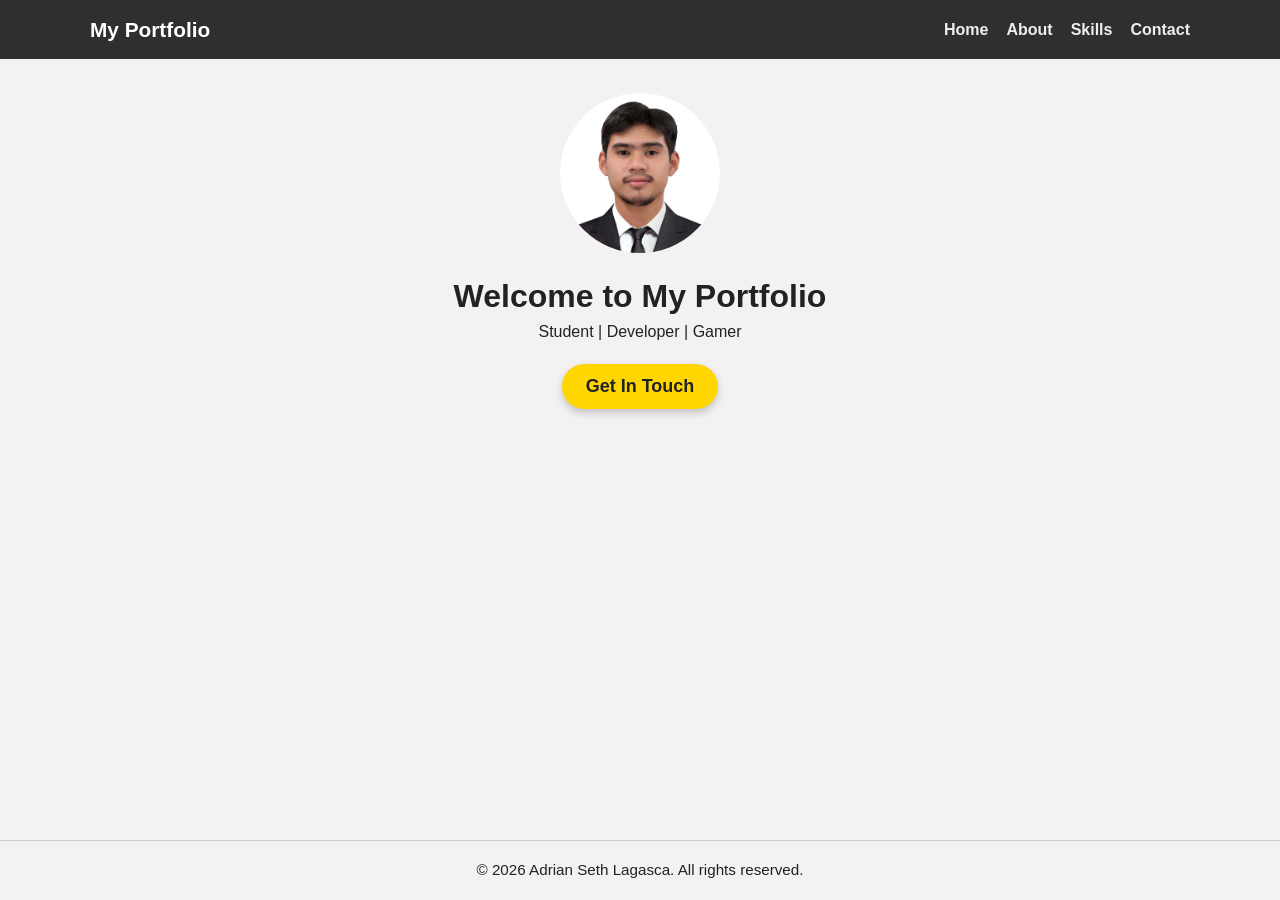
<file: index.html>
<!DOCTYPE html>
<html lang="en">
<head>
    <script src="script.js"></script>
    <meta charset="UTF-8">
    <meta name="viewport" content="width=device-width, initial-scale=1.0">
    <title>My Portfolio</title>
    <link rel="stylesheet" href="style.css">
</head>
<body>
    <div class="navbar">
        <div class="nav-container">
            <a href="index.html" class="logo">My Portfolio</a>
            <div class="nav-links">
                <a href="index.html">Home</a>
                <a href="about.html">About</a>
                <a href="skills.html">Skills</a>
                <a href="contact.html">Contact</a>
            </div>
        </div>
    </div>

    <div class="hero">
        <img src="Image/368508666_326760176652967_2173817094514040633_n.jpg" alt="Profile Picture"  class="profile-img">
        <h1>Welcome to My Portfolio</h1>
        <p>Student | Developer | Gamer</p>
        <button id="interactiveBtn" class="interactive-btn">Get In Touch</button>
    </div>

  <footer align="center">
    <p>&copy; 2026 Adrian Seth Lagasca. All rights reserved.</p>
  </footer>
</body>
</html>
</file>
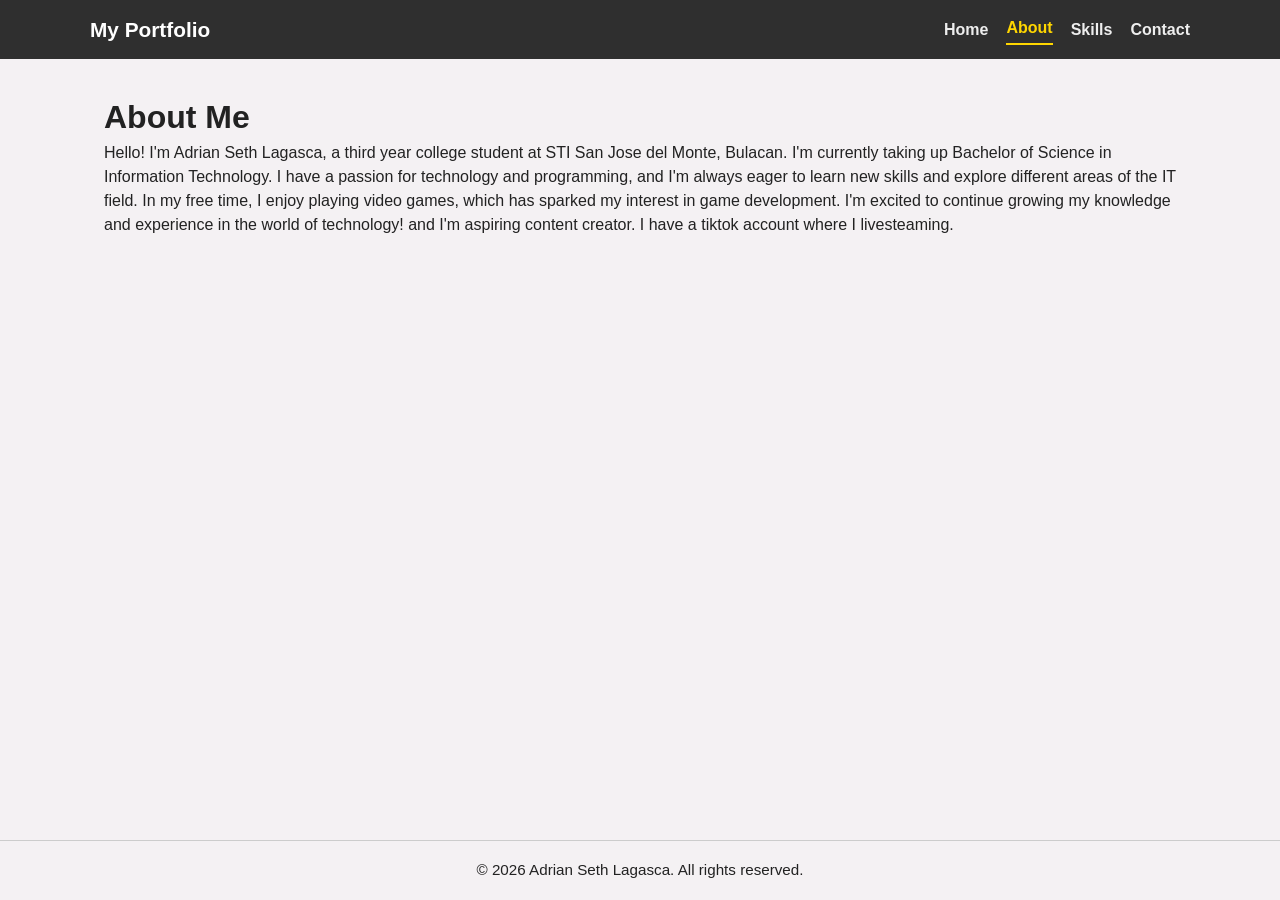
<file: about.html>
﻿<!DOCTYPE html>
<html lang="en">
<head>
    <meta charset="UTF-8">
    <meta name="viewport" content="width=device-width, initial-scale=1.0">
    <title>About</title>
    <link rel="stylesheet" href="style.css">
</head>
<body>
    <div class="navbar">
        <div class="nav-container">
            <a href="index.html" class="logo">My Portfolio</a>
            <div class="nav-links">
                <a href="index.html">Home</a>
                <a href="about.html" class="active">About</a>
                <a href="skills.html">Skills</a>
                <a href="contact.html">Contact</a>
            </div>
        </div>
    </div>

    <div class="page">
        <h1>About Me</h1>
        <p>Hello! I'm Adrian Seth Lagasca, a third year college student at STI San Jose del Monte, Bulacan.
        I'm currently taking up Bachelor of Science in Information Technology. I have a passion for technology and programming, 
        and I'm always eager to learn new skills and explore different areas of the IT field. 
        In my free time, I enjoy playing video games, which has sparked my interest in game development. 
        I'm excited to continue growing my knowledge and experience in the world of technology!
        and I'm aspiring content creator. I have a tiktok account where I livesteaming.</p>
    </div>

  <footer align="center">
    <p>&copy; 2026 Adrian Seth Lagasca. All rights reserved.</p>
  </footer>
  <script src="script.js"></script>
</body>
</html>
</file>
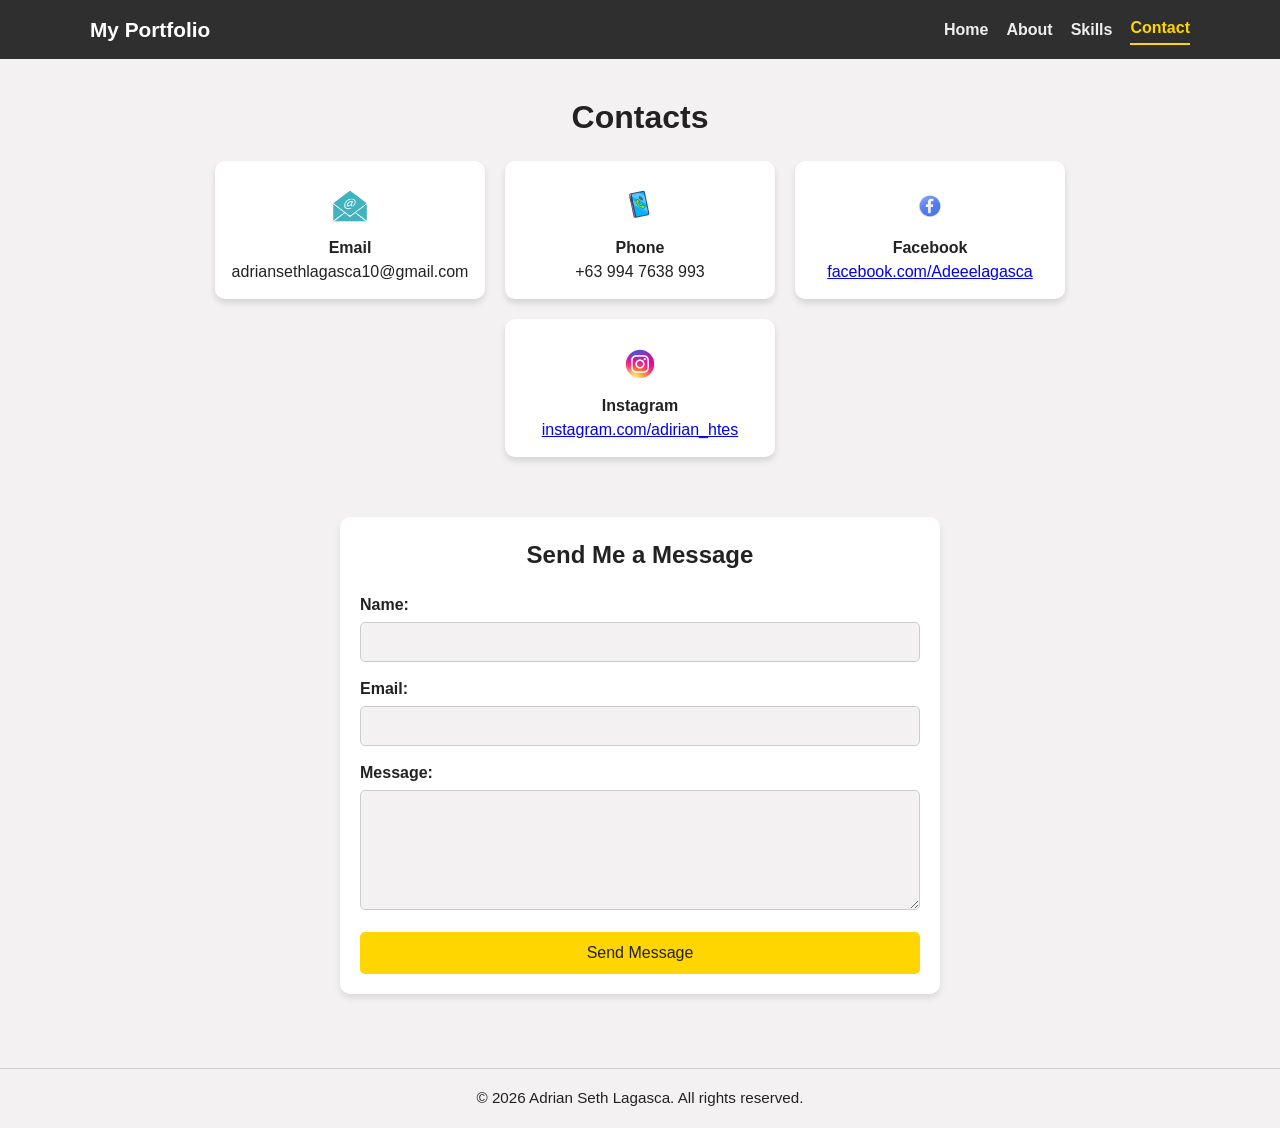
<file: contact.html>
﻿<!DOCTYPE html>
<html lang="en">
<head>
    <meta charset="UTF-8">
    <meta name="viewport" content="width=device-width, initial-scale=1.0">
    <title>Contact</title>
    <link rel="stylesheet" href="style.css">
</head>
<body>
    <div class="navbar">
        <div class="nav-container">
            <a href="index.html" class="logo">My Portfolio</a>
            <div class="nav-links">
                <a href="index.html">Home</a>
                <a href="about.html">About</a>
                <a href="skills.html">Skills</a>
                <a href="contact.html" class="active">Contact</a>
            </div>
        </div>
    </div>

    <div class="page">
        <h1 align="center">Contacts</h1>
        <div class="contacts-container">
          <article class="contact-card">
            <img src="Image/530-Photoroom.png" alt="Email Icon" width="40">
            <p><strong>Email</strong><br>adriansethlagasca10@gmail.com</p>
          </article>
          <article class="contact-card">
            <img src="Image/100646d2-54c9-4a5d-83c0-c9b372fe5b2d-Photoroom.png" alt="Phone Icon" width="40">
            <p><strong>Phone</strong><br>+63 994 7638 993</p>
          </article>
          <article class="contact-card">
            <img src="Image/social-media-logo-design.png" alt="Facebook Icon" width="40">
            <p><strong>Facebook</strong><br><a href="https://www.facebook.com/Adeeelagasca">facebook.com/Adeeelagasca</a></p>
          </article>
          <article class="contact-card">
            <img src="Image/v982-d3-04-Photoroom.png" alt="Instagram Icon" width="40">
            <p><strong>Instagram</strong><br><a href="https://www.instagram.com/adirian_htes">instagram.com/adirian_htes</a></p>
          </article>
        </div>

        <div class="contact-form">
            <h2>Send Me a Message</h2>
            <form id="contactForm">
                <div class="form-group">
                    <label for="name">Name:</label>
                    <input type="text" id="name" name="name" required>
                </div>
                <div class="form-group">
                    <label for="email">Email:</label>
                    <input type="email" id="email" name="email" required>
                </div>
                <div class="form-group">
                    <label for="message">Message:</label>
                    <textarea id="message" name="message" required></textarea>
                </div>
                <button type="submit" id="submitBtn">Send Message</button>
            </form>
        </div>
    </div>

  <footer align="center">
    <p>&copy; 2026 Adrian Seth Lagasca. All rights reserved.</p>
  </footer>
  <script src="script.js"></script>
</body>
</html>
</file>
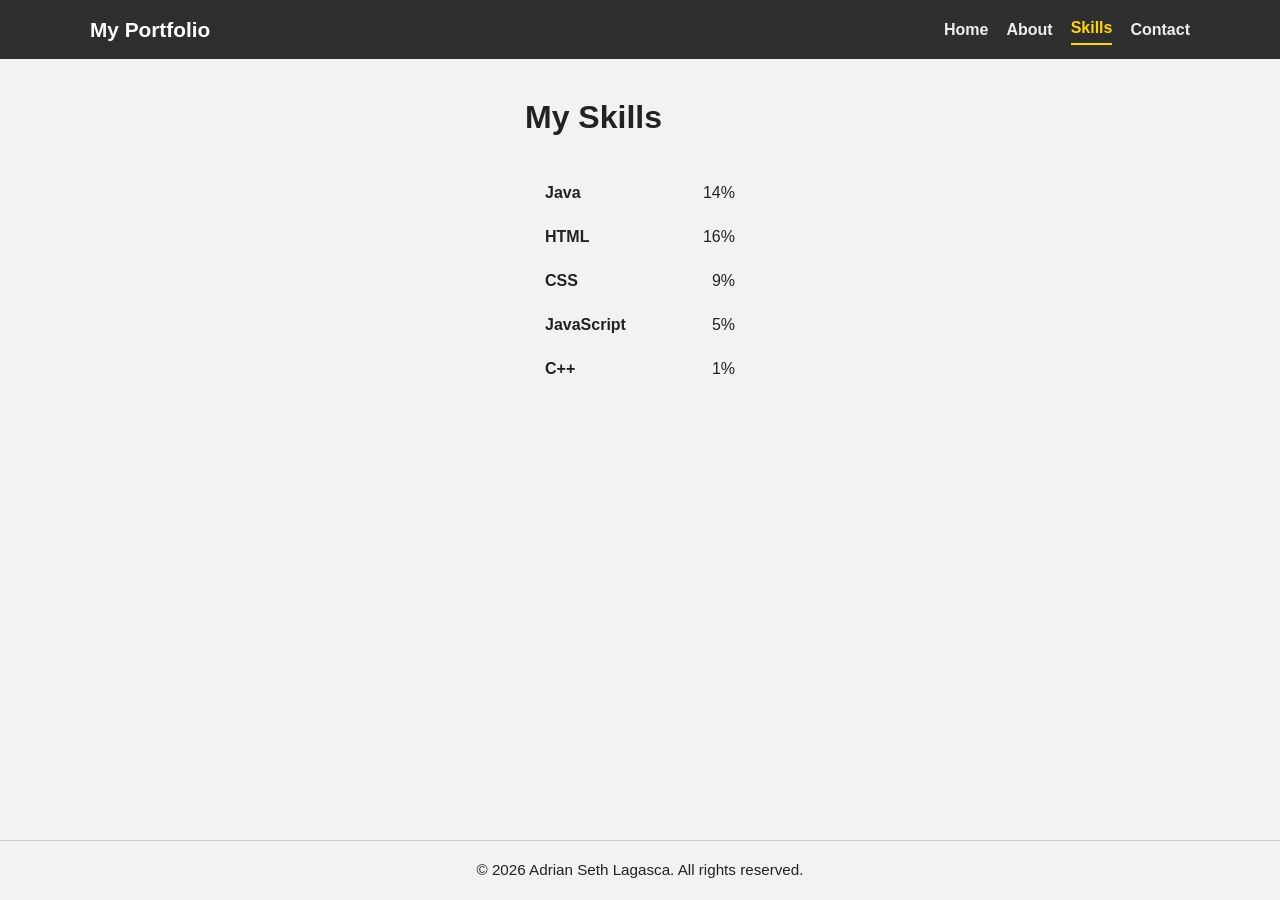
<file: skills.html>
<!DOCTYPE html>
<html lang="en">
<head>
    <meta charset="UTF-8">
    <meta name="viewport" content="width=device-width, initial-scale=1.0">
    <title>Skills</title>
    <link rel="stylesheet" href="style.css">
</head>
<body>
    <div class="navbar">
        <div class="nav-container">
            <a href="index.html" class="logo">My Portfolio</a>
            <div class="nav-links">
                <a href="index.html">Home</a>
                <a href="about.html">About</a>
                <a href="skills.html" class="active">Skills</a>
                <a href="contact.html">Contact</a>
            </div>
        </div>
    </div>

    <div class="page">
        <h1>My Skills</h1>
        <div class="skills-container">
            <div class="skill">
                <span class="skill-name">Java</span>
                <div class="skill-bar">
                    <div class="skill-fill java-fill" data-percent="20"></div>
                </div>
                <span class="skill-percent">0%</span>
            </div>
            <div class="skill">
                <span class="skill-name">HTML</span>
                <div class="skill-bar">
                    <div class="skill-fill html-fill" data-percent="30"></div>
                </div>
                <span class="skill-percent">0%</span>
            </div>
            <div class="skill">
                <span class="skill-name">CSS</span>
                <div class="skill-bar">
                    <div class="skill-fill css-fill" data-percent="25"></div>
                </div>
                <span class="skill-percent">0%</span>
            </div>
            <div class="skill">
                <span class="skill-name">JavaScript</span>
                <div class="skill-bar">
                    <div class="skill-fill js-fill" data-percent="25"></div>
                </div>
                <span class="skill-percent">0%</span>
            </div>
            <div class="skill">
                <span class="skill-name">C++</span>
                <div class="skill-bar">
                    <div class="skill-fill cpp-fill" data-percent="20"></div>
                </div>
                <span class="skill-percent">0%</span>
            </div>
        </div>
    </div>

    <footer align="center">
        <p>&copy; 2026 Adrian Seth Lagasca. All rights reserved.</p>
    </footer>
    <script src="script.js"></script>
</body>
</html>
</file>
<file: style.css>
﻿* {
  box-sizing: border-box;
  margin: 0;
  padding: 0;
}
:root {
  --bg-color: #f4f1f3;
  --text-color: #222;
  --navbar-bg: #2f2f2f;
  --navbar-text: #fff;
  --navbar-link: #eee;
  --navbar-hover: #ffd600;
  --card-bg: #fff;
  --footer-border: #ccc;
}
.dark-mode {
  --bg-color: #222;
  --text-color: #f4f1f3;
  --navbar-bg: #1a1a1a;
  --navbar-text: #fff;
  --navbar-link: #ccc;
  --navbar-hover: #ffd600;
  --card-bg: #333;
  --footer-border: #555;
}
html, body {
  height: 100%;
}
body {
  display: flex;
  flex-direction: column;
  min-height: 100vh;
  font-family: Arial, Helvetica, sans-serif;
  background: var(--bg-color);
  color: var(--text-color);
  line-height: 1.5;
  transition: background 0.3s, color 0.3s;
}
.navbar {
  background: var(--navbar-bg);
  color: var(--navbar-text);
  padding: 14px 20px;
  position: sticky;
  top: 0;
  z-index: 100;
  transition: background 0.3s;
}
.nav-container {
  display: flex;
  align-items: center;
  justify-content: space-between;
  max-width: 1100px;
  margin: 0 auto;
}
.logo {
  color: var(--navbar-text);
  text-decoration: none;
  font-size: 1.3rem;
  font-weight: 700;
}
.nav-links {
  display: flex;
  align-items: center;
}
.nav-links a {
  color: var(--navbar-link);
  text-decoration: none;
  margin-left: 18px;
  font-weight: 600;
  transition: all 0.3s ease;
  position: relative;
}

.nav-links a:hover,
.nav-links a.active {
  color: var(--navbar-hover);
  transform: translateY(-2px);
}

.nav-links a::after {
  content: '';
  position: absolute;
  width: 0;
  height: 2px;
  bottom: -5px;
  left: 0;
  background: var(--navbar-hover);
  transition: width 0.3s ease;
}

.nav-links a:hover::after,
.nav-links a.active::after {
  width: 100%;
}
#theme-toggle {
  background: none;
  border: none;
  color: var(--navbar-text);
  font-size: 1.2rem;
  cursor: pointer;
  margin-left: 18px;
  transition: color 0.3s;
}
#theme-toggle:hover {
  color: var(--navbar-hover);
}
.hero, .content, .page {
  max-width: 1100px;
  margin: 34px auto;
  padding: 0 14px;
  animation: fadeInUp 0.8s ease-out;
}

@keyframes fadeInUp {
  from {
    opacity: 0;
    transform: translateY(30px);
  }
  to {
    opacity: 1;
    transform: translateY(0);
  }
}
.hero {
  text-align: center;
}
.profile-img {
  width: 160px;
  height: 160px;
  object-fit: cover;
  border-radius: 50%;
  margin-bottom: 12px;
}

.interactive-btn {
  padding: 12px 24px;
  background: #ffd600;
  color: #222;
  border: none;
  border-radius: 25px;
  font-size: 18px;
  font-weight: bold;
  cursor: pointer;
  transition: all 0.3s ease;
  margin-top: 20px;
  box-shadow: 0 4px 8px rgba(0, 0, 0, 0.2);
}

.interactive-btn:hover {
  background: #e6c200;
  transform: translateY(-3px) scale(1.05);
  box-shadow: 0 6px 12px rgba(0, 0, 0, 0.3);
}

.interactive-btn:active {
  transform: translateY(-1px) scale(1.02);
}

.interactive-btn.clicked {
  background: #4CAF50;
  color: white;
  animation: pulse 0.6s ease;
}

@keyframes pulse {
  0% { transform: scale(1); }
  50% { transform: scale(1.1); }
  100% { transform: scale(1); }
}

footer {
  background: transparent;
  color: inherit;
  padding: 18px 0;
  text-align: center;
  border-top: 1px solid var(--footer-border);
  margin-top: auto;
  width: 100%;
}

footer p {
  margin: 0;
  font-size: 0.95rem;
}

.contacts-container {
  display: flex;
  justify-content: center;
  flex-wrap: wrap;
  gap: 20px;
  padding: 20px;
}

.contact-card {
  width: 270px;
  text-align: center;
  padding: 15px;
  background: var(--card-bg);
  border-radius: 10px;
  box-shadow: 0 4px 6px rgba(0, 0, 0, 0.12);
  transition: transform 0.3s ease, box-shadow 0.3s ease;
  cursor: pointer;
}

.contact-card:hover {
  transform: translateY(-5px);
  box-shadow: 0 6px 14px rgba(0, 0, 0, 0.18);
}

.contact-card img {
  max-width: 100%;
  height: auto;
  border-radius: 8px;
  margin: 10px auto;
  display: block;
}

.skills-container {
  max-width: 600px;
  margin: 0 auto;
  padding: 20px;
}

.skill {
  margin: 20px 0;
  display: flex;
  align-items: center;
}

.skill-name {
  width: 120px;
  font-weight: bold;
}

.skill-bar {
  flex: 1;
  height: 20px;
  background: #ddd;
  border-radius: 10px;
  overflow: hidden;
  margin: 0 10px;
}

.skill-fill {
  height: 100%;
  width: 0;
  border-radius: 10px;
  transition: width 1.5s ease-out;
}

.java-fill {
  background: linear-gradient(90deg, #ED8B00, #FF6B35);
}

.html-fill {
  background: linear-gradient(90deg, #E34F26, #F06529);
}

.css-fill {
  background: linear-gradient(90deg, #1572B6, #33A9DC);
}

.js-fill {
  background: linear-gradient(90deg, #F7DF1E, #F0DB4F);
}

.cpp-fill {
  background: linear-gradient(90deg, #00599C, #0099CC);
}

.skill-percent {
  width: 50px;
  text-align: right;
}

.contact-form {
  max-width: 600px;
  margin: 40px auto;
  padding: 20px;
  background: var(--card-bg);
  border-radius: 10px;
  box-shadow: 0 4px 6px rgba(0, 0, 0, 0.1);
}

.contact-form h2 {
  text-align: center;
  margin-bottom: 20px;
  color: var(--text-color);
}

.form-group {
  margin-bottom: 15px;
}

.form-group label {
  display: block;
  margin-bottom: 5px;
  font-weight: bold;
  color: var(--text-color);
}

.form-group input,
.form-group textarea {
  width: 100%;
  padding: 10px;
  border: 1px solid #ccc;
  border-radius: 5px;
  font-size: 16px;
  background: var(--bg-color);
  color: var(--text-color);
  transition: border-color 0.3s;
}

.form-group input:focus,
.form-group textarea:focus {
  outline: none;
  border-color: #ffd600;
}

.form-group textarea {
  height: 120px;
  resize: vertical;
}

#submitBtn {
  width: 100%;
  padding: 12px;
  background: #ffd600;
  color: #222;
  border: none;
  border-radius: 5px;
  font-size: 16px;
  cursor: pointer;
  transition: background 0.3s, transform 0.2s;
}

#submitBtn:hover {
  background: #e6c200;
  transform: translateY(-2px);
}

#submitBtn:active {
  transform: translateY(0);
}

#submitBtn.success {
  background: #4CAF50;
  color: white;
}

#submitBtn.error {
  background: #f44336;
  color: white;
}
</file>
